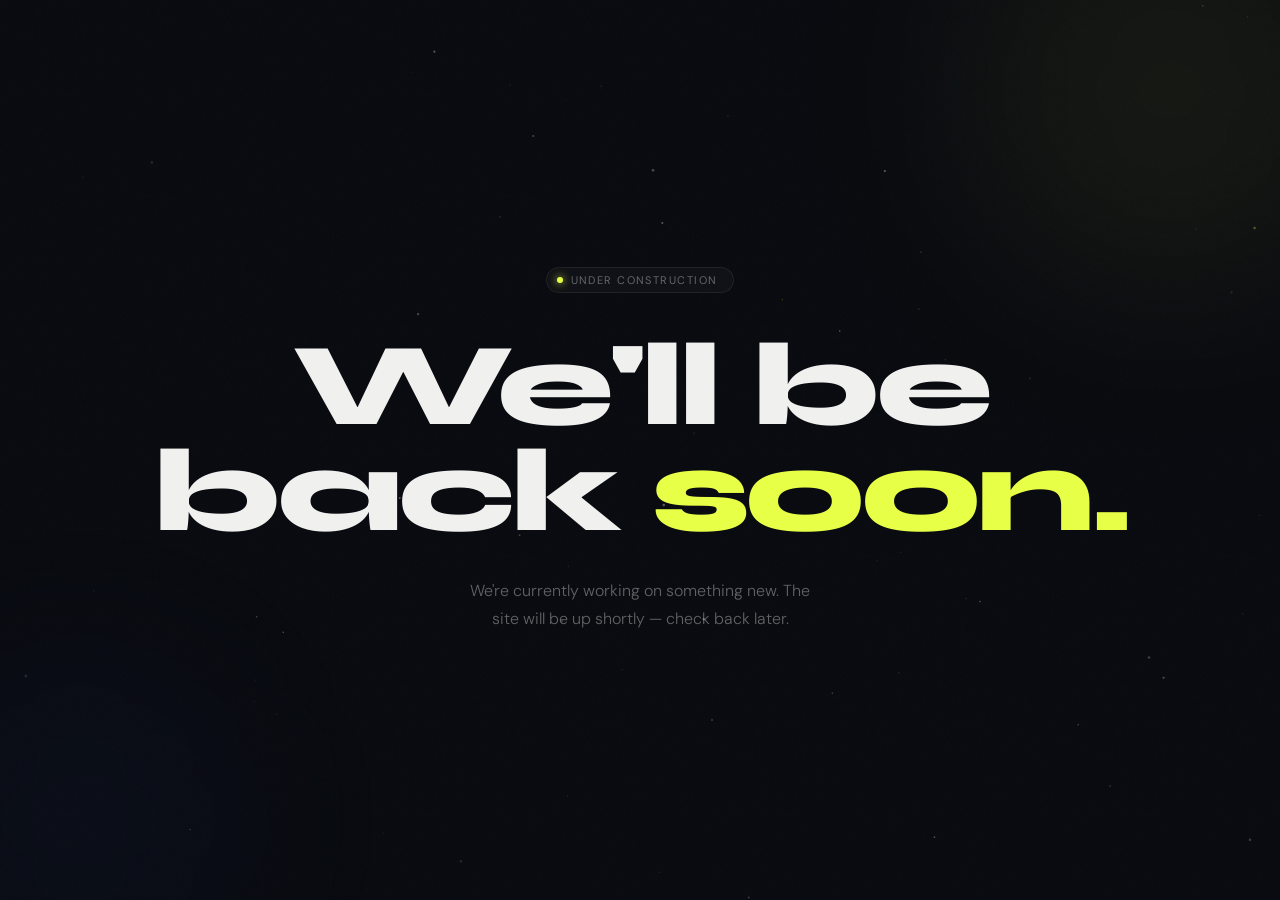
<file: index.html>
<!DOCTYPE html>
<html lang="en">
<head>
<meta charset="UTF-8">
<meta name="viewport" content="width=device-width, initial-scale=1.0">
<title>Coming Soon</title>
<link rel="preconnect" href="https://fonts.googleapis.com">
<link href="https://fonts.googleapis.com/css2?family=Syne:wght@400;700;800&family=DM+Sans:wght@300;400&display=swap" rel="stylesheet">
<style>
  *, *::before, *::after { margin: 0; padding: 0; box-sizing: border-box; }

  :root {
    --bg: #080a0f;
    --border: rgba(255,255,255,0.07);
    --accent: #e8ff47;
    --text: #f0f0ef;
    --muted: rgba(240,240,239,0.38);
  }

  html, body {
    width: 100%; height: 100%;
    background: var(--bg);
    color: var(--text);
    font-family: 'DM Sans', sans-serif;
    overflow: hidden;
  }

  canvas {
    position: fixed;
    inset: 0;
    pointer-events: none;
    z-index: 0;
  }

  .noise {
    position: fixed;
    inset: 0;
    z-index: 1;
    pointer-events: none;
    opacity: 0.025;
    background-image: url("data:image/svg+xml,%3Csvg viewBox='0 0 256 256' xmlns='http://www.w3.org/2000/svg'%3E%3Cfilter id='n'%3E%3CfeTurbulence type='fractalNoise' baseFrequency='0.9' numOctaves='4' stitchTiles='stitch'/%3E%3C/filter%3E%3Crect width='100%25' height='100%25' filter='url(%23n)'/%3E%3C/svg%3E");
    background-size: 180px;
  }

  .glow-blob {
    position: fixed;
    border-radius: 50%;
    filter: blur(90px);
    pointer-events: none;
    z-index: 2;
  }
  .blob1 { width: 420px; height: 420px; background: rgba(232,255,71,0.055); top: -120px; right: -100px; }
  .blob2 { width: 320px; height: 320px; background: rgba(80,120,255,0.045); bottom: -80px; left: -80px; }

  .wrap {
    position: relative;
    z-index: 10;
    width: 100%; height: 100%;
    display: flex;
    flex-direction: column;
    align-items: center;
    justify-content: center;
    padding: 40px 24px;
  }

  .badge {
    display: inline-flex;
    align-items: center;
    gap: 8px;
    border: 1px solid var(--border);
    background: rgba(255,255,255,0.03);
    border-radius: 100px;
    padding: 5px 16px 5px 10px;
    font-size: 11px;
    letter-spacing: 0.13em;
    text-transform: uppercase;
    color: var(--muted);
    margin-bottom: 40px;
    backdrop-filter: blur(8px);
    opacity: 0;
    animation: fadeUp 0.8s 0.2s ease forwards;
  }

  .dot {
    width: 6px; height: 6px;
    border-radius: 50%;
    background: var(--accent);
    box-shadow: 0 0 8px var(--accent);
    animation: pulse 2s ease-in-out infinite;
  }

  @keyframes pulse {
    0%,100% { opacity: 1; transform: scale(1); }
    50% { opacity: 0.4; transform: scale(0.65); }
  }

  h1 {
    font-family: 'Syne', sans-serif;
    font-weight: 800;
    font-size: clamp(56px, 10vw, 118px);
    line-height: 0.9;
    letter-spacing: -0.035em;
    text-align: center;
    opacity: 0;
    animation: fadeUp 0.9s 0.4s ease forwards;
  }

  h1 span {
    color: var(--accent);
  }

  .sub {
    margin-top: 32px;
    font-size: clamp(14px, 1.8vw, 16px);
    font-weight: 300;
    color: var(--muted);
    text-align: center;
    max-width: 360px;
    line-height: 1.75;
    opacity: 0;
    animation: fadeUp 0.9s 0.6s ease forwards;
  }

  @keyframes fadeUp {
    from { opacity: 0; transform: translateY(20px); }
    to   { opacity: 1; transform: translateY(0); }
  }
</style>
</head>
<body>

<canvas id="c"></canvas>
<div class="noise"></div>
<div class="glow-blob blob1"></div>
<div class="glow-blob blob2"></div>

<div class="wrap">
  <div class="badge"><span class="dot"></span>Under construction</div>
  <h1>We'll be<br>back <span>soon.</span></h1>
  <p class="sub">We're currently working on something new. The site will be up shortly — check back later.</p>
</div>

<script>
const canvas = document.getElementById('c');
const ctx = canvas.getContext('2d');
let W, H, particles = [];

function resize() {
  W = canvas.width = window.innerWidth;
  H = canvas.height = window.innerHeight;
}
resize();
window.addEventListener('resize', resize);

class Particle {
  constructor() { this.reset(); }
  reset() {
    this.x = Math.random() * W;
    this.y = Math.random() * H;
    this.size = Math.random() * 1.1 + 0.2;
    this.speedX = (Math.random() - 0.5) * 0.22;
    this.speedY = (Math.random() - 0.5) * 0.22;
    this.alpha = Math.random() * 0.3 + 0.05;
    this.color = Math.random() > 0.85 ? '#e8ff47' : '#ffffff';
  }
  update() {
    this.x += this.speedX;
    this.y += this.speedY;
    if (this.x < 0 || this.x > W || this.y < 0 || this.y > H) this.reset();
  }
  draw() {
    ctx.globalAlpha = this.alpha;
    ctx.fillStyle = this.color;
    ctx.beginPath();
    ctx.arc(this.x, this.y, this.size, 0, Math.PI * 2);
    ctx.fill();
  }
}

for (let i = 0; i < 80; i++) particles.push(new Particle());

function loop() {
  ctx.clearRect(0, 0, W, H);
  particles.forEach(p => { p.update(); p.draw(); });
  ctx.globalAlpha = 1;
  requestAnimationFrame(loop);
}
loop();
</script>
</body>
</html>
</file>
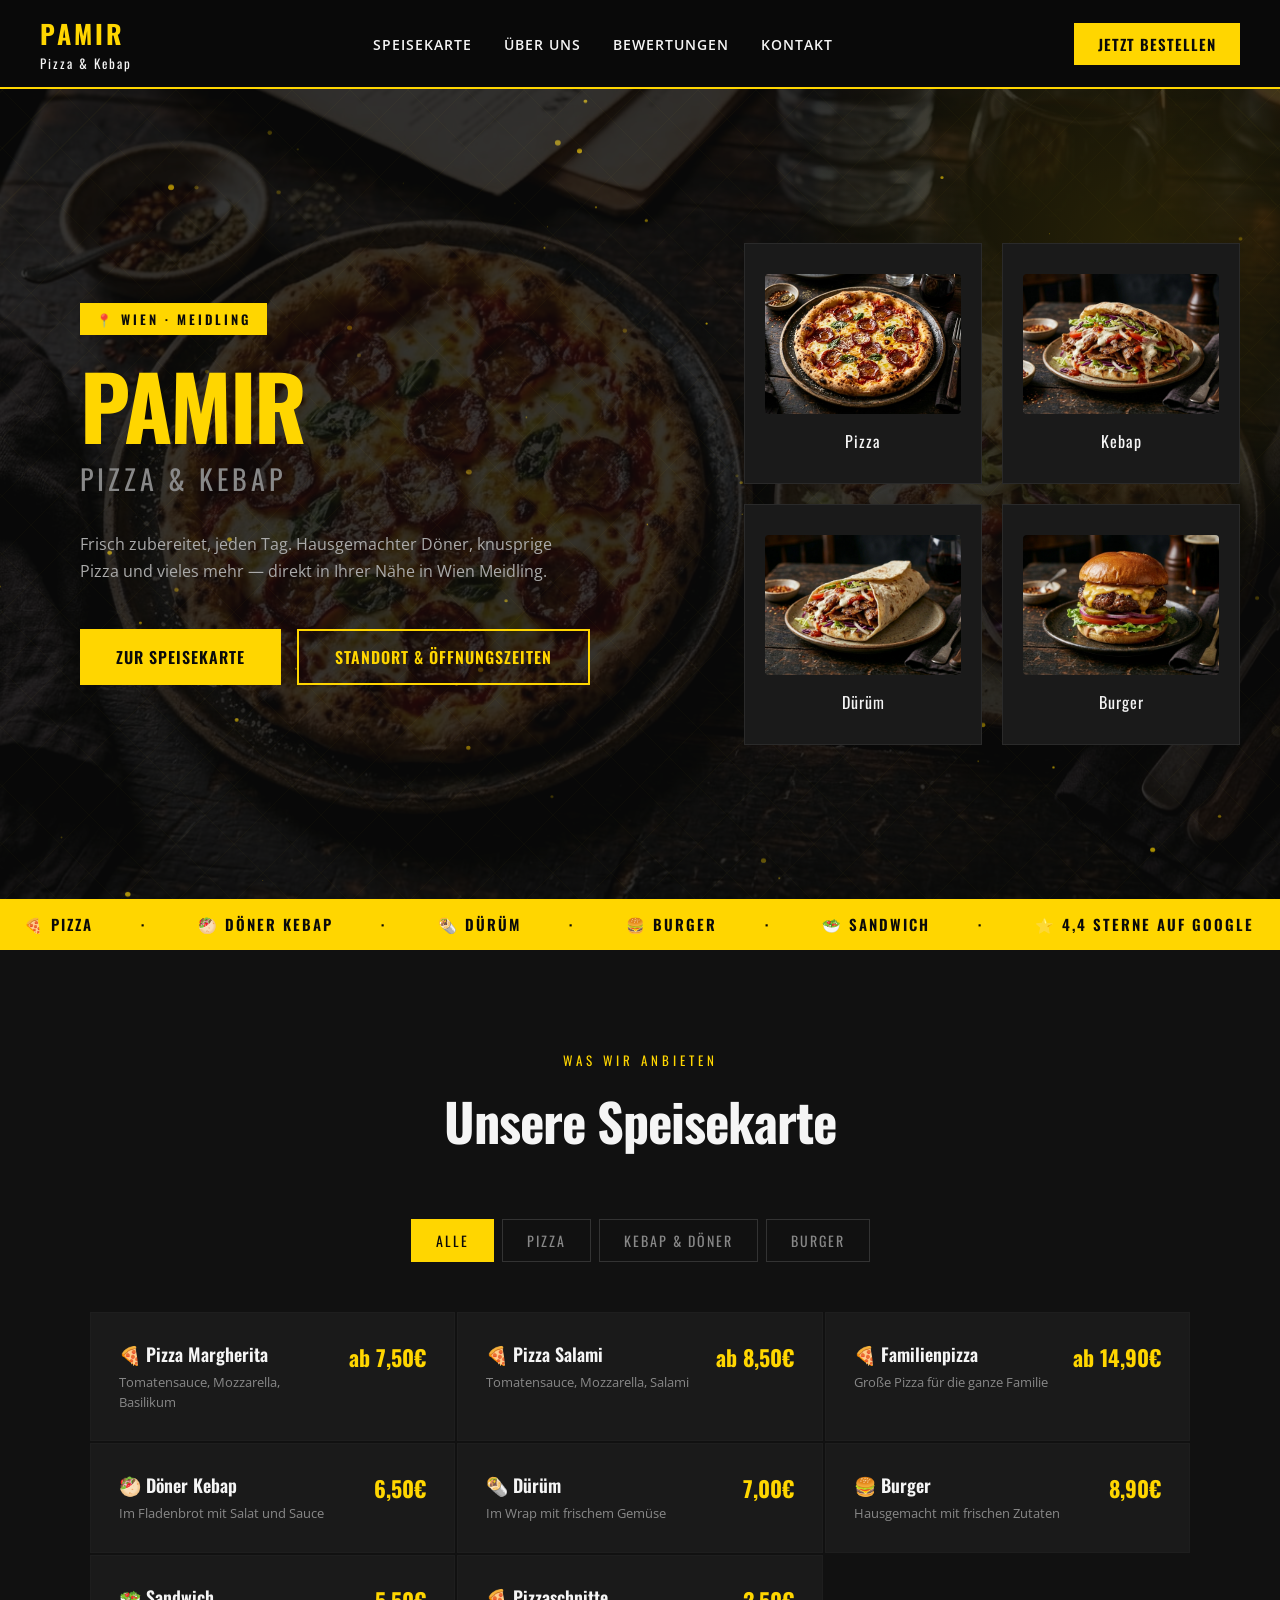
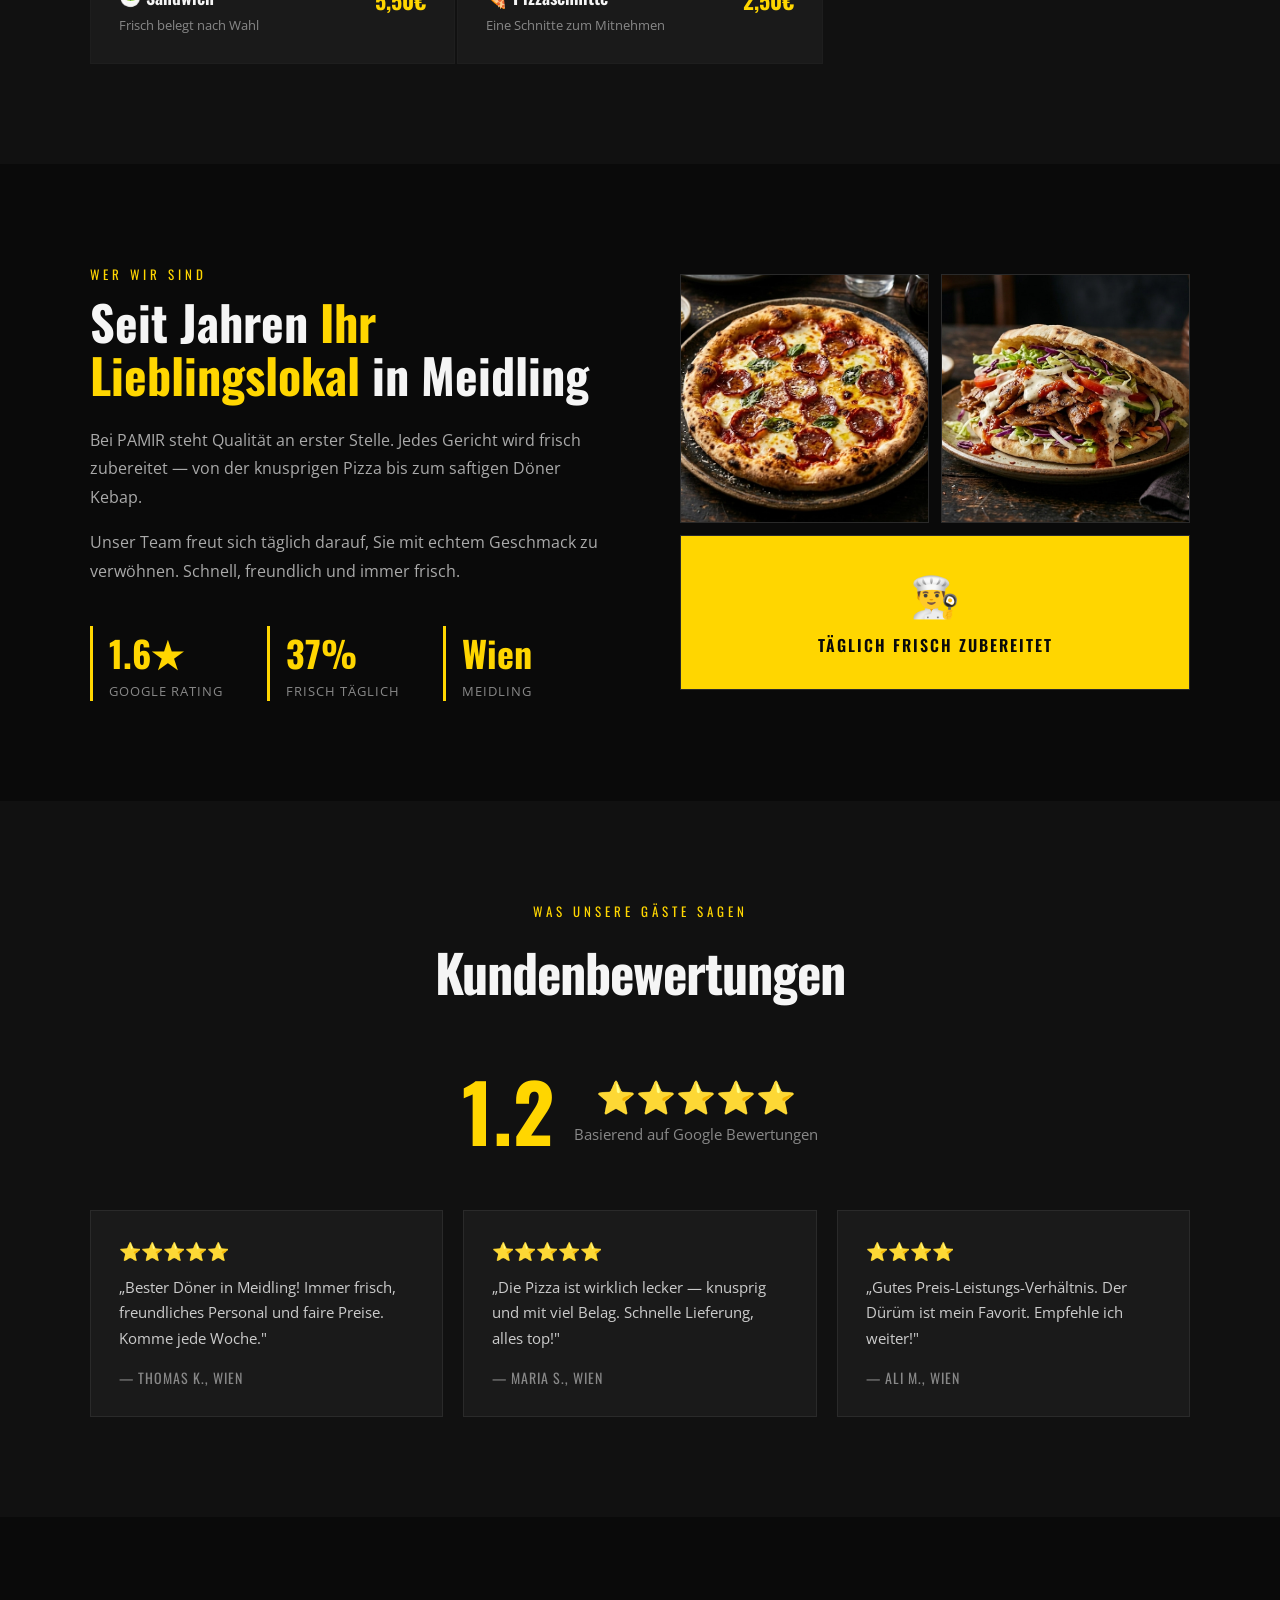
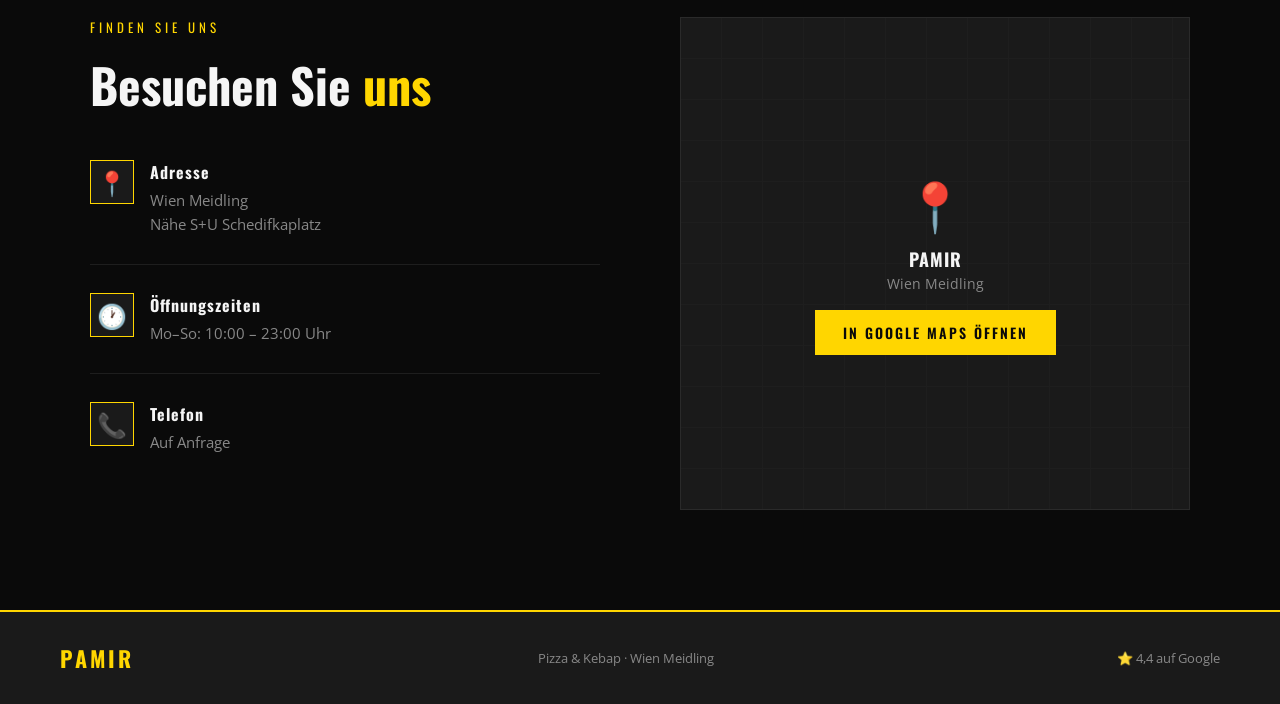
<file: index_old.html>
<!DOCTYPE html>
<html lang="de">
<head>
    <meta charset="UTF-8">
    <meta name="viewport" content="width=device-width, initial-scale=1.0">
    <title>PAMIR — Pizza & Kebap Wien</title>
    <meta property="og:title" content="PAMIR — Pizza & Kebap Wien">
    <meta property="og:description" content="Frisch zubereitet, jeden Tag. Pizza, Döner, Dürüm & Burger in Wien Meidling.">
    <meta property="og:image" content="https://NSM1276.github.io/pamir-website/hero.jpg">
    <meta property="og:url" content="https://NSM1276.github.io/pamir-website/">
    <meta property="og:type" content="website">
    <link href="https://fonts.googleapis.com/css2?family=Oswald:wght@400;600;700&family=Open+Sans:wght@300;400;600&display=swap" rel="stylesheet">
    <link rel="stylesheet" href="style.css">
</head>
<body>

<!-- NAV -->
<nav>
    <div class="nav-logo">PAMIR <span>Pizza & Kebap</span></div>
    <ul class="nav-links">
        <li><a href="#speisekarte">Speisekarte</a></li>
        <li><a href="#ueber-uns">Über uns</a></li>
        <li><a href="#bewertungen">Bewertungen</a></li>
        <li><a href="#kontakt">Kontakt</a></li>
    </ul>
    <a href="tel:+43" class="nav-order">Jetzt bestellen</a>
</nav>

<!-- HERO -->
<section id="hero">
    <canvas id="particles"></canvas>
    <div class="hero-bg-pattern"></div>
    <div class="hero-bg-img" style="position:absolute;inset:0;background:url('hero.jpg') center/cover no-repeat;opacity:0.18;z-index:0;"></div>
    <div class="hero-glow"></div>
    <div class="hero-content">
        <div class="hero-tag">📍 Wien · Meidling</div>
        <h1><span class="yellow">PAMIR</span></h1>
        <p class="hero-sub-title">Pizza & Kebap</p>
        <p class="hero-desc">Frisch zubereitet, jeden Tag. Hausgemachter Döner, knusprige Pizza und vieles mehr — direkt in Ihrer Nähe in Wien Meidling.</p>
        <div class="hero-btns">
            <a href="#speisekarte" class="btn-primary">Zur Speisekarte</a>
            <a href="#kontakt" class="btn-outline">Standort & Öffnungszeiten</a>
        </div>
    </div>
    <div class="hero-right">
        <div class="hero-emoji-stack">
            <div class="hero-food-card">
                <img src="pizza.webp" alt="Pizza" style="width:100%;height:140px;object-fit:cover;border-radius:4px;margin-bottom:10px;">
                <p>Pizza</p>
            </div>
            <div class="hero-food-card">
                <img src="doner.jpg" alt="Döner" style="width:100%;height:140px;object-fit:cover;border-radius:4px;margin-bottom:10px;">
                <p>Kebap</p>
            </div>
            <div class="hero-food-card">
                <img src="durum.webp" alt="Dürüm" style="width:100%;height:140px;object-fit:cover;border-radius:4px;margin-bottom:10px;">
                <p>Dürüm</p>
            </div>
            <div class="hero-food-card">
                <img src="burger.webp" alt="Burger" style="width:100%;height:140px;object-fit:cover;border-radius:4px;margin-bottom:10px;">
                <p>Burger</p>
            </div>
        </div>
    </div>
</section>

<!-- BANNER -->
<div class="banner">
    <div class="banner-track">
        <span>🍕 Pizza</span><span>·</span>
        <span>🥙 Döner Kebap</span><span>·</span>
        <span>🌯 Dürüm</span><span>·</span>
        <span>🍔 Burger</span><span>·</span>
        <span>🥗 Sandwich</span><span>·</span>
        <span>⭐ 4,4 Sterne auf Google</span><span>·</span>
        <span>📍 Wien Meidling</span><span>·</span>
        <span>🍕 Pizza</span><span>·</span>
        <span>🥙 Döner Kebap</span><span>·</span>
        <span>🌯 Dürüm</span><span>·</span>
        <span>🍔 Burger</span><span>·</span>
        <span>🥗 Sandwich</span><span>·</span>
        <span>⭐ 4,4 Sterne auf Google</span><span>·</span>
        <span>📍 Wien Meidling</span><span>·</span>
    </div>
</div>

<!-- SPEISEKARTE -->
<section id="speisekarte">
    <div class="section-header">
        <span class="section-label">Was wir anbieten</span>
        <h2>Unsere Speisekarte</h2>
    </div>
    <div class="menu-tabs">
        <button class="menu-tab active">Alle</button>
        <button class="menu-tab">Pizza</button>
        <button class="menu-tab">Kebap & Döner</button>
        <button class="menu-tab">Burger</button>
    </div>
    <div class="menu-grid">
        <div class="menu-item">
            <div>
                <div class="menu-item-name">🍕 Pizza Margherita</div>
                <div class="menu-item-desc">Tomatensauce, Mozzarella, Basilikum</div>
            </div>
            <div class="menu-item-price">ab 7,50€</div>
        </div>
        <div class="menu-item">
            <div>
                <div class="menu-item-name">🍕 Pizza Salami</div>
                <div class="menu-item-desc">Tomatensauce, Mozzarella, Salami</div>
            </div>
            <div class="menu-item-price">ab 8,50€</div>
        </div>
        <div class="menu-item">
            <div>
                <div class="menu-item-name">🍕 Familienpizza</div>
                <div class="menu-item-desc">Große Pizza für die ganze Familie</div>
            </div>
            <div class="menu-item-price">ab 14,90€</div>
        </div>
        <div class="menu-item">
            <div>
                <div class="menu-item-name">🥙 Döner Kebap</div>
                <div class="menu-item-desc">Im Fladenbrot mit Salat und Sauce</div>
            </div>
            <div class="menu-item-price">6,50€</div>
        </div>
        <div class="menu-item">
            <div>
                <div class="menu-item-name">🌯 Dürüm</div>
                <div class="menu-item-desc">Im Wrap mit frischem Gemüse</div>
            </div>
            <div class="menu-item-price">7,00€</div>
        </div>
        <div class="menu-item">
            <div>
                <div class="menu-item-name">🍔 Burger</div>
                <div class="menu-item-desc">Hausgemacht mit frischen Zutaten</div>
            </div>
            <div class="menu-item-price">8,90€</div>
        </div>
        <div class="menu-item">
            <div>
                <div class="menu-item-name">🥗 Sandwich</div>
                <div class="menu-item-desc">Frisch belegt nach Wahl</div>
            </div>
            <div class="menu-item-price">5,50€</div>
        </div>
        <div class="menu-item">
            <div>
                <div class="menu-item-name">🍕 Pizzaschnitte</div>
                <div class="menu-item-desc">Eine Schnitte zum Mitnehmen</div>
            </div>
            <div class="menu-item-price">2,50€</div>
        </div>
    </div>
</section>

<!-- ÜBER UNS -->
<section id="ueber-uns">
    <div class="ueber-grid">
        <div class="ueber-text">
            <span class="section-label">Wer wir sind</span>
            <h2>Seit Jahren <span>Ihr Lieblingslokal</span> in Meidling</h2>
            <p>Bei PAMIR steht Qualität an erster Stelle. Jedes Gericht wird frisch zubereitet — von der knusprigen Pizza bis zum saftigen Döner Kebap.</p>
            <p>Unser Team freut sich täglich darauf, Sie mit echtem Geschmack zu verwöhnen. Schnell, freundlich und immer frisch.</p>
            <div class="ueber-stats">
                <div class="ueber-stat">
                    <strong>4,4★</strong>
                    <span>Google Rating</span>
                </div>
                <div class="ueber-stat">
                    <strong>100%</strong>
                    <span>Frisch täglich</span>
                </div>
                <div class="ueber-stat">
                    <strong>Wien</strong>
                    <span>Meidling</span>
                </div>
            </div>
        </div>
        <div class="ueber-visual">
            <div class="visual-box" style="padding:0;overflow:hidden;">
                <img src="pizza.webp" alt="Pizza" style="width:100%;height:100%;object-fit:cover;">
            </div>
            <div class="visual-box" style="padding:0;overflow:hidden;">
                <img src="doner.jpg" alt="Döner" style="width:100%;height:100%;object-fit:cover;">
            </div>
            <div class="visual-box featured">
                <span class="em">👨‍🍳</span>
                <p>Täglich frisch zubereitet</p>
            </div>
        </div>
    </div>
</section>

<!-- BEWERTUNGEN -->
<section id="bewertungen">
    <div class="section-header">
        <span class="section-label">Was unsere Gäste sagen</span>
        <h2>Kundenbewertungen</h2>
    </div>
    <div class="rating-hero">
        <div class="rating-number">4,4</div>
        <div>
            <div class="rating-stars">⭐⭐⭐⭐⭐</div>
            <div class="rating-count">Basierend auf Google Bewertungen</div>
        </div>
    </div>
    <div class="reviews-grid">
        <div class="review-card">
            <div class="review-stars">⭐⭐⭐⭐⭐</div>
            <p class="review-text">„Bester Döner in Meidling! Immer frisch, freundliches Personal und faire Preise. Komme jede Woche."</p>
            <div class="review-author">— Thomas K., Wien</div>
        </div>
        <div class="review-card">
            <div class="review-stars">⭐⭐⭐⭐⭐</div>
            <p class="review-text">„Die Pizza ist wirklich lecker — knusprig und mit viel Belag. Schnelle Lieferung, alles top!"</p>
            <div class="review-author">— Maria S., Wien</div>
        </div>
        <div class="review-card">
            <div class="review-stars">⭐⭐⭐⭐</div>
            <p class="review-text">„Gutes Preis-Leistungs-Verhältnis. Der Dürüm ist mein Favorit. Empfehle ich weiter!"</p>
            <div class="review-author">— Ali M., Wien</div>
        </div>
    </div>
</section>

<!-- KONTAKT -->
<section id="kontakt">
    <div class="kontakt-grid">
        <div class="kontakt-info">
            <span class="section-label">Finden Sie uns</span>
            <h2>Besuchen Sie <span>uns</span></h2>
            <ul class="info-list">
                <li>
                    <div class="info-icon">📍</div>
                    <div class="info-text">
                        <strong>Adresse</strong>
                        <span>Wien Meidling<br>Nähe S+U Schedifkaplatz</span>
                    </div>
                </li>
                <li>
                    <div class="info-icon">🕐</div>
                    <div class="info-text">
                        <strong>Öffnungszeiten</strong>
                        <span>Mo–So: 10:00 – 23:00 Uhr</span>
                    </div>
                </li>
                <li>
                    <div class="info-icon">📞</div>
                    <div class="info-text">
                        <strong>Telefon</strong>
                        <span>Auf Anfrage</span>
                    </div>
                </li>
            </ul>
        </div>
        <div class="map-placeholder">
            <div class="map-pin">
                <span class="pin-emoji">📍</span>
                <strong>PAMIR</strong>
                <span>Wien Meidling</span>
            </div>
            <a href="https://maps.google.com/?q=Pamir+Wien+Meidling" class="map-btn" target="_blank">
                In Google Maps öffnen
            </a>
        </div>
    </div>
</section>

<!-- FOOTER -->
<footer>
    <div class="footer-logo">PAMIR</div>
    <p>Pizza & Kebap · Wien Meidling</p>
    <p>⭐ 4,4 auf Google</p>
</footer>

<script>
// ЧАСТИЦЫ
const canvas = document.getElementById('particles');
const ctx = canvas.getContext('2d');

function resizeCanvas() {
    canvas.width = window.innerWidth;
    canvas.height = window.innerHeight;
}
resizeCanvas();
window.addEventListener('resize', resizeCanvas);

const particles = [];
for (let i = 0; i < 70; i++) {
    particles.push({
        x: Math.random() * canvas.width,
        y: Math.random() * canvas.height,
        r: Math.random() * 2.5 + 0.5,
        dx: (Math.random() - 0.5) * 0.8,
        dy: (Math.random() - 0.5) * 0.8,
        alpha: Math.random() * 0.6 + 0.2
    });
}

function drawParticles() {
    ctx.clearRect(0, 0, canvas.width, canvas.height);
    particles.forEach(p => {
        ctx.beginPath();
        ctx.arc(p.x, p.y, p.r, 0, Math.PI * 2);
        ctx.fillStyle = `rgba(255, 214, 0, ${p.alpha})`;
        ctx.fill();
        p.x += p.dx;
        p.y += p.dy;
        if (p.x < 0 || p.x > canvas.width) p.dx *= -1;
        if (p.y < 0 || p.y > canvas.height) p.dy *= -1;
    });
    requestAnimationFrame(drawParticles);
}
drawParticles();

// ПЛАВНОЕ ПОЯВЛЕНИЕ СЕКЦИЙ
const fadeEls = document.querySelectorAll('.menu-item, .review-card, .ueber-stat, .info-list li, .hero-food-card, .section-header');
fadeEls.forEach(el => {
    el.style.opacity = '0';
    el.style.transform = 'translateY(30px)';
    el.style.transition = 'opacity 0.6s ease, transform 0.6s ease';
});

const scrollObserver = new IntersectionObserver((entries) => {
    entries.forEach((entry, i) => {
        if (entry.isIntersecting) {
            setTimeout(() => {
                entry.target.style.opacity = '1';
                entry.target.style.transform = 'translateY(0)';
            }, i * 80);
            scrollObserver.unobserve(entry.target);
        }
    });
}, { threshold: 0.1 });

fadeEls.forEach(el => scrollObserver.observe(el));

// АНИМАЦИЯ ЦИФР
function animateNumber(el, target, suffix = '') {
    let current = 0;
    const step = target / 60;
    const interval = setInterval(() => {
        current += step;
        if (current >= target) {
            current = target;
            clearInterval(interval);
        }
        el.textContent = Number.isInteger(target) ? Math.ceil(current) + suffix : current.toFixed(1) + suffix;
    }, 25);
}

const counterObserver = new IntersectionObserver((entries) => {
    entries.forEach(entry => {
        if (entry.isIntersecting) {
            const el = entry.target;
            const target = parseFloat(el.getAttribute('data-target'));
            const suffix = el.getAttribute('data-suffix') || '';
            animateNumber(el, target, suffix);
            counterObserver.unobserve(el);
        }
    });
}, { threshold: 0.5 });

// Добавляем data-target на цифры
document.querySelectorAll('.rating-number').forEach(el => {
    el.setAttribute('data-target', '4.4');
    el.setAttribute('data-suffix', '');
    el.textContent = '0';
    counterObserver.observe(el);
});

document.querySelectorAll('.ueber-stat strong').forEach(el => {
    const text = el.textContent.trim();
    if (text === '4,4★') {
        el.setAttribute('data-target', '4.4');
        el.setAttribute('data-suffix', '★');
        el.textContent = '0★';
        counterObserver.observe(el);
    } else if (text === '100%') {
        el.setAttribute('data-target', '100');
        el.setAttribute('data-suffix', '%');
        el.textContent = '0%';
        counterObserver.observe(el);
    }
});
</script>

</body>
</html>
</file>
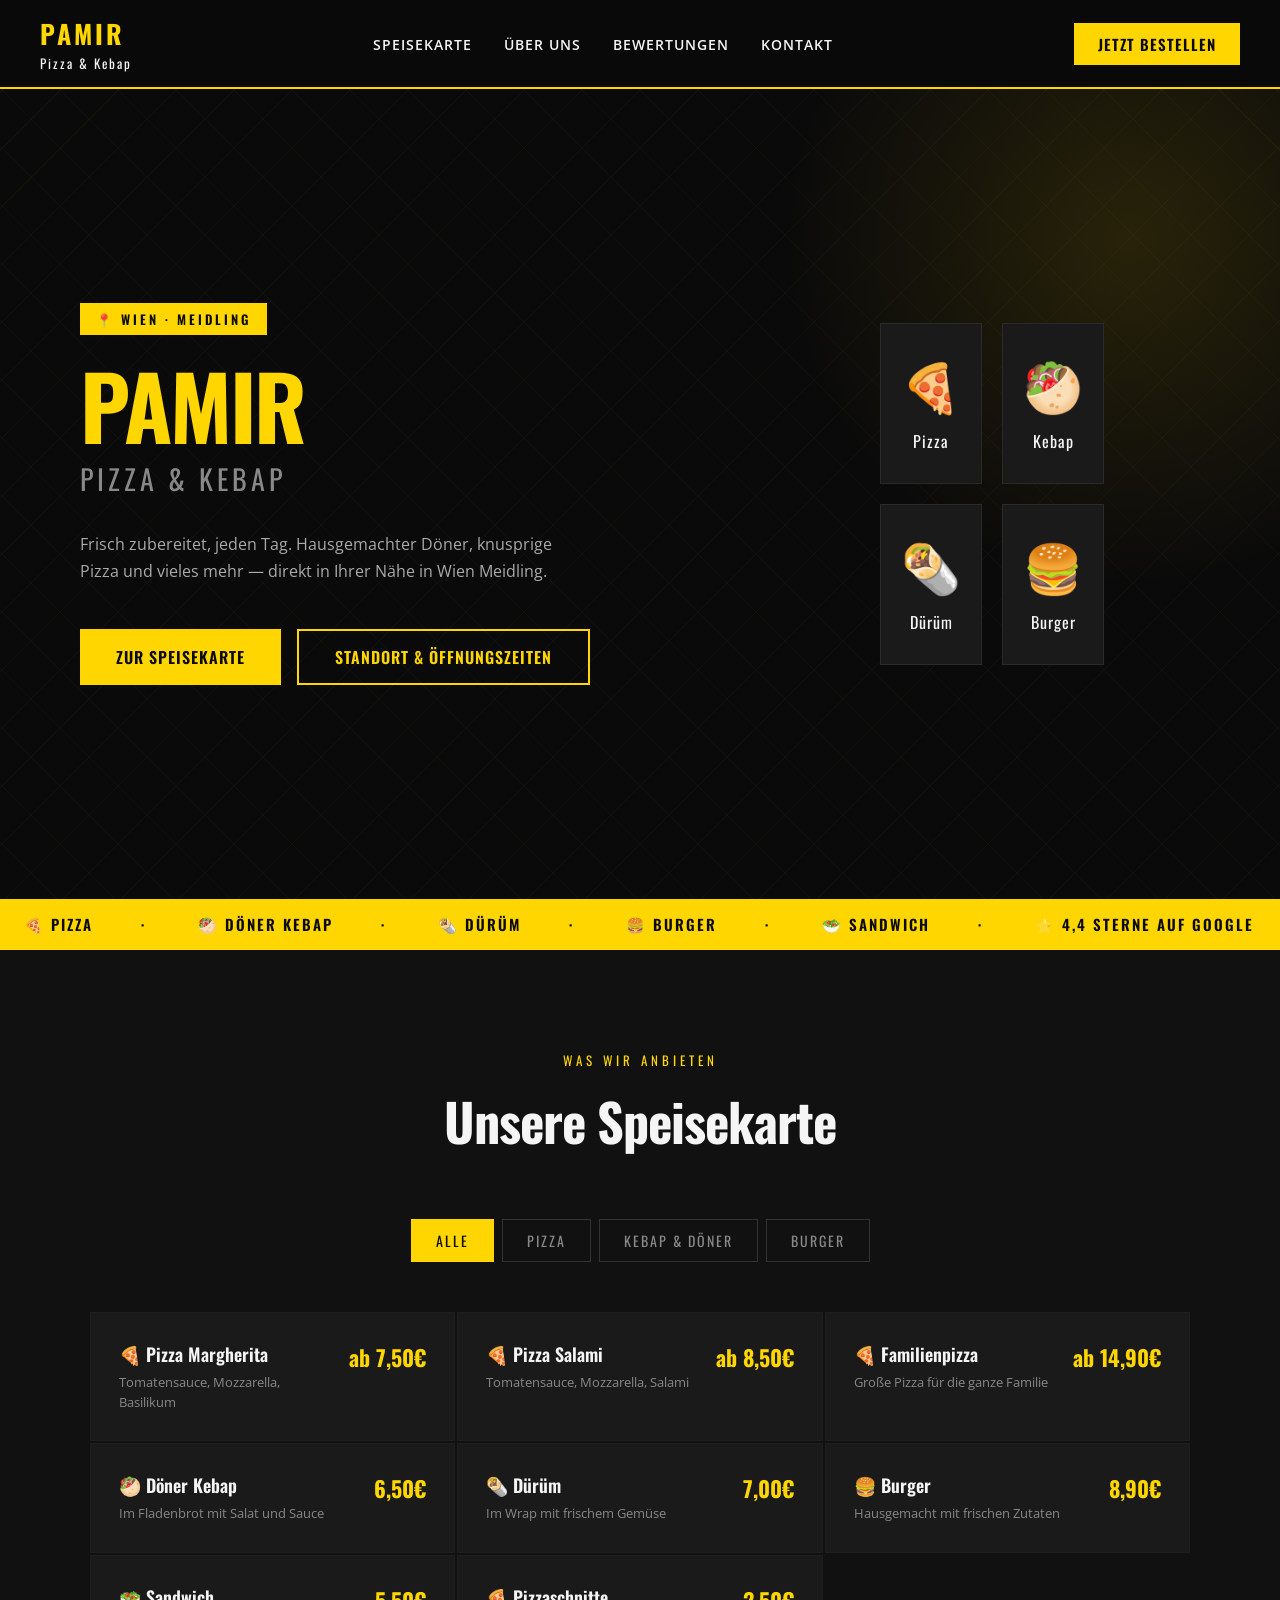
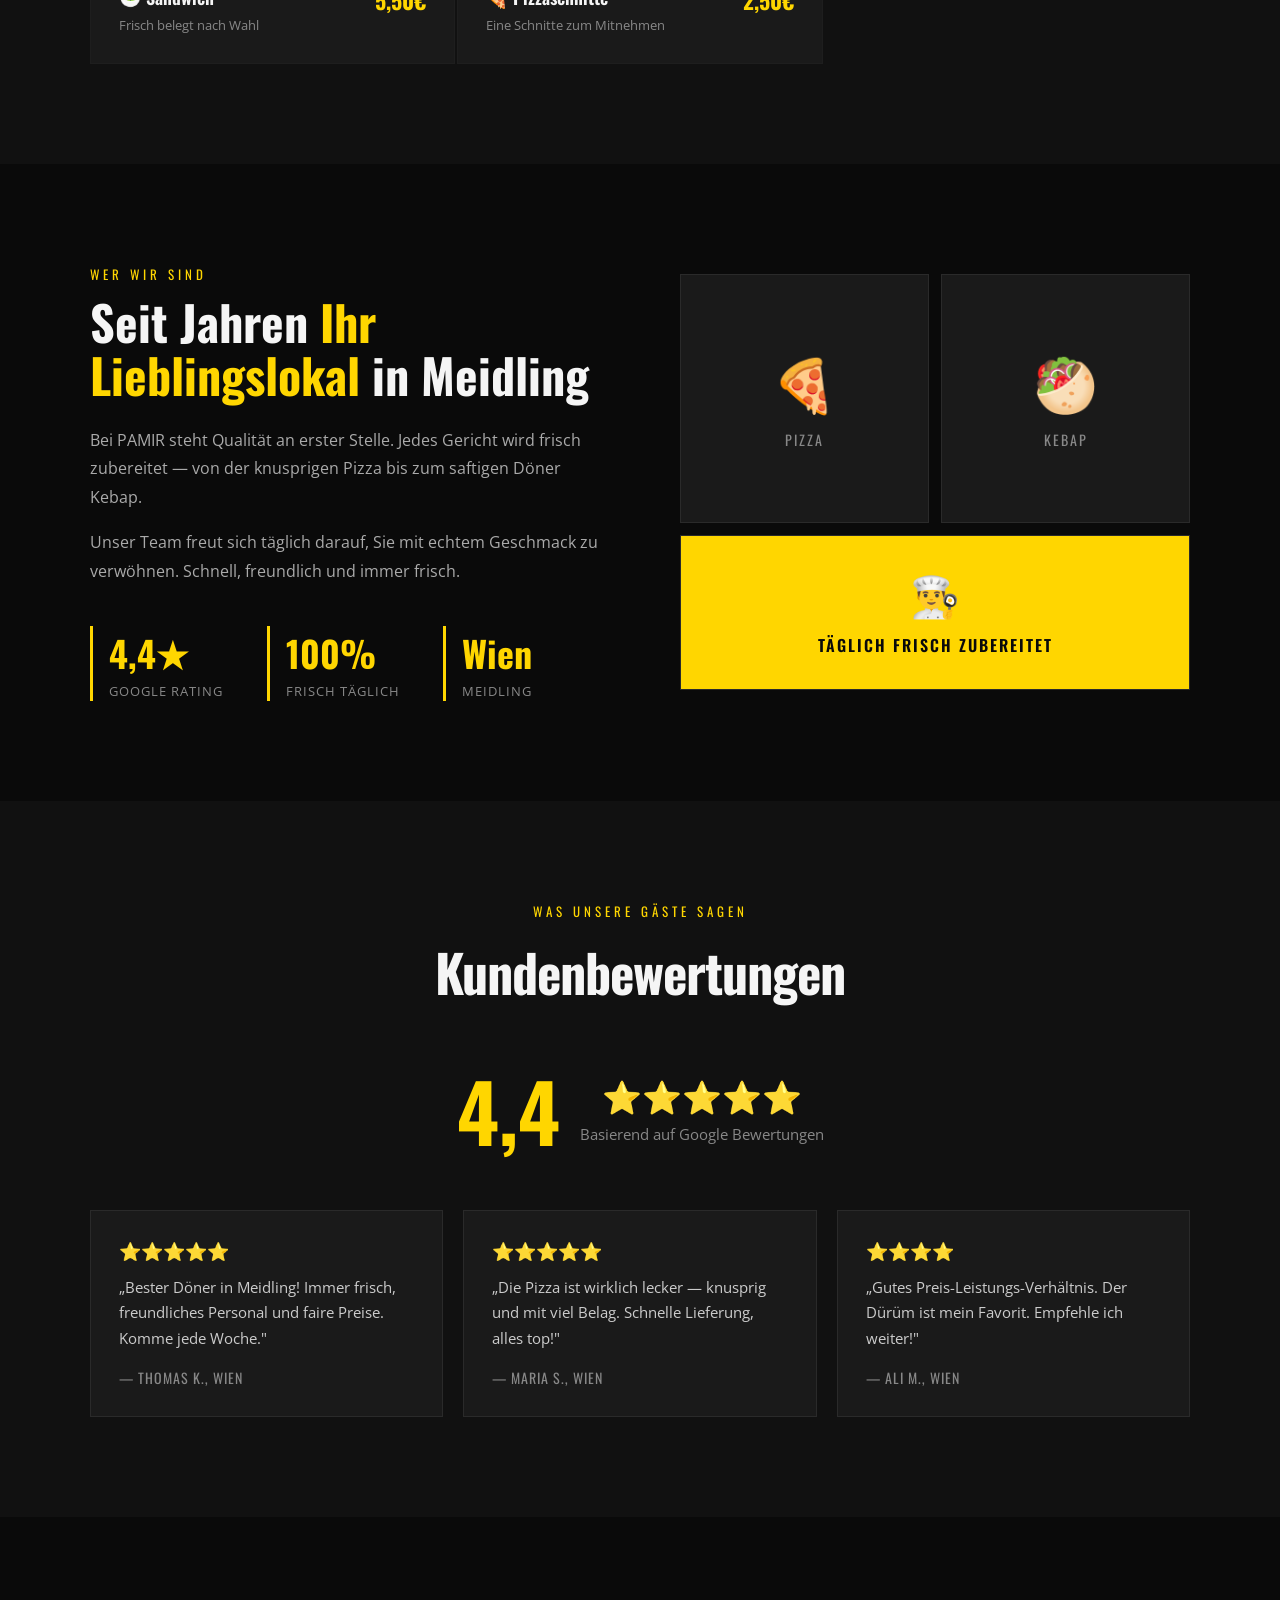
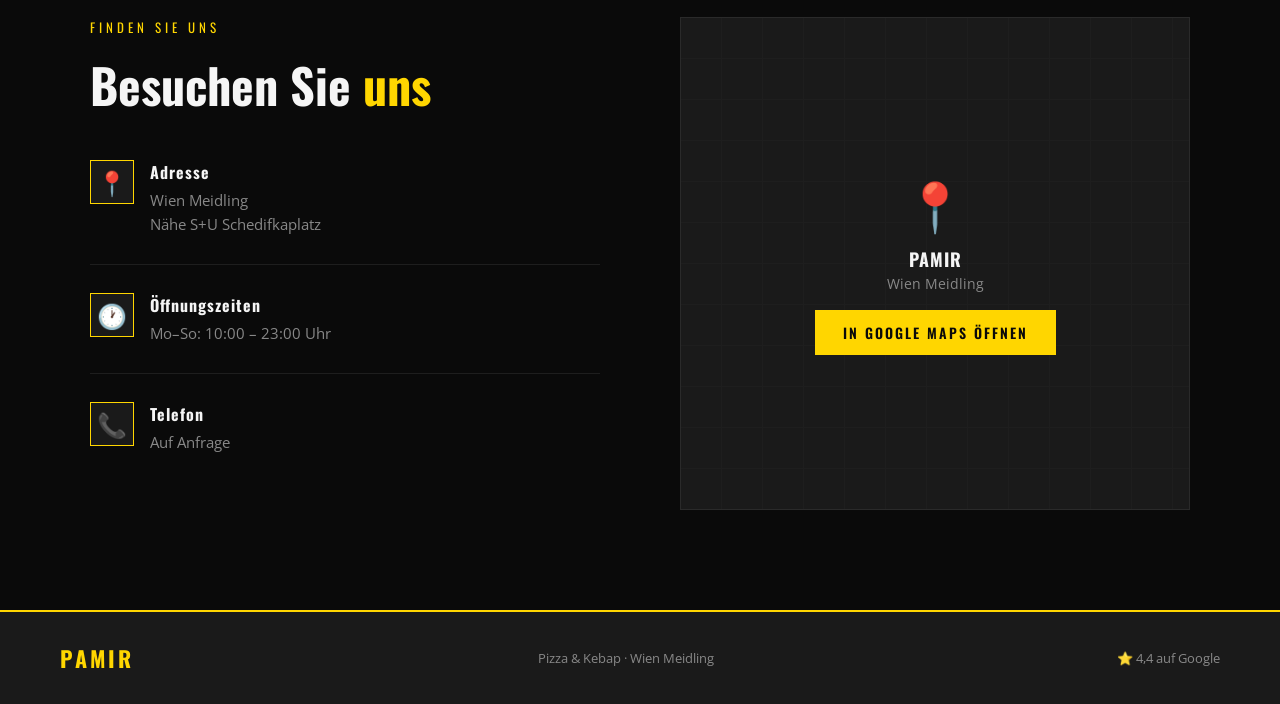
<file: pamir_index.html>
<!DOCTYPE html>
<html lang="de">
<head>
    <meta charset="UTF-8">
    <meta name="viewport" content="width=device-width, initial-scale=1.0">
    <title>PAMIR — Pizza & Kebap Wien</title>
    <link href="https://fonts.googleapis.com/css2?family=Oswald:wght@400;600;700&family=Open+Sans:wght@300;400;600&display=swap" rel="stylesheet">
    <link rel="stylesheet" href="style.css">
</head>
<body>

<!-- NAV -->
<nav>
    <div class="nav-logo">PAMIR <span>Pizza & Kebap</span></div>
    <ul class="nav-links">
        <li><a href="#speisekarte">Speisekarte</a></li>
        <li><a href="#ueber-uns">Über uns</a></li>
        <li><a href="#bewertungen">Bewertungen</a></li>
        <li><a href="#kontakt">Kontakt</a></li>
    </ul>
    <a href="tel:+43" class="nav-order">Jetzt bestellen</a>
</nav>

<!-- HERO -->
<section id="hero">
    <div class="hero-bg-pattern"></div>
    <div class="hero-glow"></div>
    <div class="hero-content">
        <div class="hero-tag">📍 Wien · Meidling</div>
        <h1><span class="yellow">PAMIR</span></h1>
        <p class="hero-sub-title">Pizza & Kebap</p>
        <p class="hero-desc">Frisch zubereitet, jeden Tag. Hausgemachter Döner, knusprige Pizza und vieles mehr — direkt in Ihrer Nähe in Wien Meidling.</p>
        <div class="hero-btns">
            <a href="#speisekarte" class="btn-primary">Zur Speisekarte</a>
            <a href="#kontakt" class="btn-outline">Standort & Öffnungszeiten</a>
        </div>
    </div>
    <div class="hero-right">
        <div class="hero-emoji-stack">
            <div class="hero-food-card">
                <span class="emoji">🍕</span>
                <p>Pizza</p>
            </div>
            <div class="hero-food-card">
                <span class="emoji">🥙</span>
                <p>Kebap</p>
            </div>
            <div class="hero-food-card">
                <span class="emoji">🌯</span>
                <p>Dürüm</p>
            </div>
            <div class="hero-food-card">
                <span class="emoji">🍔</span>
                <p>Burger</p>
            </div>
        </div>
    </div>
</section>

<!-- BANNER -->
<div class="banner">
    <div class="banner-track">
        <span>🍕 Pizza</span><span>·</span>
        <span>🥙 Döner Kebap</span><span>·</span>
        <span>🌯 Dürüm</span><span>·</span>
        <span>🍔 Burger</span><span>·</span>
        <span>🥗 Sandwich</span><span>·</span>
        <span>⭐ 4,4 Sterne auf Google</span><span>·</span>
        <span>📍 Wien Meidling</span><span>·</span>
        <span>🍕 Pizza</span><span>·</span>
        <span>🥙 Döner Kebap</span><span>·</span>
        <span>🌯 Dürüm</span><span>·</span>
        <span>🍔 Burger</span><span>·</span>
        <span>🥗 Sandwich</span><span>·</span>
        <span>⭐ 4,4 Sterne auf Google</span><span>·</span>
        <span>📍 Wien Meidling</span><span>·</span>
    </div>
</div>

<!-- SPEISEKARTE -->
<section id="speisekarte">
    <div class="section-header">
        <span class="section-label">Was wir anbieten</span>
        <h2>Unsere Speisekarte</h2>
    </div>
    <div class="menu-tabs">
        <button class="menu-tab active">Alle</button>
        <button class="menu-tab">Pizza</button>
        <button class="menu-tab">Kebap & Döner</button>
        <button class="menu-tab">Burger</button>
    </div>
    <div class="menu-grid">
        <div class="menu-item">
            <div>
                <div class="menu-item-name">🍕 Pizza Margherita</div>
                <div class="menu-item-desc">Tomatensauce, Mozzarella, Basilikum</div>
            </div>
            <div class="menu-item-price">ab 7,50€</div>
        </div>
        <div class="menu-item">
            <div>
                <div class="menu-item-name">🍕 Pizza Salami</div>
                <div class="menu-item-desc">Tomatensauce, Mozzarella, Salami</div>
            </div>
            <div class="menu-item-price">ab 8,50€</div>
        </div>
        <div class="menu-item">
            <div>
                <div class="menu-item-name">🍕 Familienpizza</div>
                <div class="menu-item-desc">Große Pizza für die ganze Familie</div>
            </div>
            <div class="menu-item-price">ab 14,90€</div>
        </div>
        <div class="menu-item">
            <div>
                <div class="menu-item-name">🥙 Döner Kebap</div>
                <div class="menu-item-desc">Im Fladenbrot mit Salat und Sauce</div>
            </div>
            <div class="menu-item-price">6,50€</div>
        </div>
        <div class="menu-item">
            <div>
                <div class="menu-item-name">🌯 Dürüm</div>
                <div class="menu-item-desc">Im Wrap mit frischem Gemüse</div>
            </div>
            <div class="menu-item-price">7,00€</div>
        </div>
        <div class="menu-item">
            <div>
                <div class="menu-item-name">🍔 Burger</div>
                <div class="menu-item-desc">Hausgemacht mit frischen Zutaten</div>
            </div>
            <div class="menu-item-price">8,90€</div>
        </div>
        <div class="menu-item">
            <div>
                <div class="menu-item-name">🥗 Sandwich</div>
                <div class="menu-item-desc">Frisch belegt nach Wahl</div>
            </div>
            <div class="menu-item-price">5,50€</div>
        </div>
        <div class="menu-item">
            <div>
                <div class="menu-item-name">🍕 Pizzaschnitte</div>
                <div class="menu-item-desc">Eine Schnitte zum Mitnehmen</div>
            </div>
            <div class="menu-item-price">2,50€</div>
        </div>
    </div>
</section>

<!-- ÜBER UNS -->
<section id="ueber-uns">
    <div class="ueber-grid">
        <div class="ueber-text">
            <span class="section-label">Wer wir sind</span>
            <h2>Seit Jahren <span>Ihr Lieblingslokal</span> in Meidling</h2>
            <p>Bei PAMIR steht Qualität an erster Stelle. Jedes Gericht wird frisch zubereitet — von der knusprigen Pizza bis zum saftigen Döner Kebap.</p>
            <p>Unser Team freut sich täglich darauf, Sie mit echtem Geschmack zu verwöhnen. Schnell, freundlich und immer frisch.</p>
            <div class="ueber-stats">
                <div class="ueber-stat">
                    <strong>4,4★</strong>
                    <span>Google Rating</span>
                </div>
                <div class="ueber-stat">
                    <strong>100%</strong>
                    <span>Frisch täglich</span>
                </div>
                <div class="ueber-stat">
                    <strong>Wien</strong>
                    <span>Meidling</span>
                </div>
            </div>
        </div>
        <div class="ueber-visual">
            <div class="visual-box">
                <span class="em">🍕</span>
                <p>Pizza</p>
            </div>
            <div class="visual-box">
                <span class="em">🥙</span>
                <p>Kebap</p>
            </div>
            <div class="visual-box featured">
                <span class="em">👨‍🍳</span>
                <p>Täglich frisch zubereitet</p>
            </div>
        </div>
    </div>
</section>

<!-- BEWERTUNGEN -->
<section id="bewertungen">
    <div class="section-header">
        <span class="section-label">Was unsere Gäste sagen</span>
        <h2>Kundenbewertungen</h2>
    </div>
    <div class="rating-hero">
        <div class="rating-number">4,4</div>
        <div>
            <div class="rating-stars">⭐⭐⭐⭐⭐</div>
            <div class="rating-count">Basierend auf Google Bewertungen</div>
        </div>
    </div>
    <div class="reviews-grid">
        <div class="review-card">
            <div class="review-stars">⭐⭐⭐⭐⭐</div>
            <p class="review-text">„Bester Döner in Meidling! Immer frisch, freundliches Personal und faire Preise. Komme jede Woche."</p>
            <div class="review-author">— Thomas K., Wien</div>
        </div>
        <div class="review-card">
            <div class="review-stars">⭐⭐⭐⭐⭐</div>
            <p class="review-text">„Die Pizza ist wirklich lecker — knusprig und mit viel Belag. Schnelle Lieferung, alles top!"</p>
            <div class="review-author">— Maria S., Wien</div>
        </div>
        <div class="review-card">
            <div class="review-stars">⭐⭐⭐⭐</div>
            <p class="review-text">„Gutes Preis-Leistungs-Verhältnis. Der Dürüm ist mein Favorit. Empfehle ich weiter!"</p>
            <div class="review-author">— Ali M., Wien</div>
        </div>
    </div>
</section>

<!-- KONTAKT -->
<section id="kontakt">
    <div class="kontakt-grid">
        <div class="kontakt-info">
            <span class="section-label">Finden Sie uns</span>
            <h2>Besuchen Sie <span>uns</span></h2>
            <ul class="info-list">
                <li>
                    <div class="info-icon">📍</div>
                    <div class="info-text">
                        <strong>Adresse</strong>
                        <span>Wien Meidling<br>Nähe S+U Schedifkaplatz</span>
                    </div>
                </li>
                <li>
                    <div class="info-icon">🕐</div>
                    <div class="info-text">
                        <strong>Öffnungszeiten</strong>
                        <span>Mo–So: 10:00 – 23:00 Uhr</span>
                    </div>
                </li>
                <li>
                    <div class="info-icon">📞</div>
                    <div class="info-text">
                        <strong>Telefon</strong>
                        <span>Auf Anfrage</span>
                    </div>
                </li>
            </ul>
        </div>
        <div class="map-placeholder">
            <div class="map-pin">
                <span class="pin-emoji">📍</span>
                <strong>PAMIR</strong>
                <span>Wien Meidling</span>
            </div>
            <a href="https://maps.google.com/?q=Pamir+Wien+Meidling" class="map-btn" target="_blank">
                In Google Maps öffnen
            </a>
        </div>
    </div>
</section>

<!-- FOOTER -->
<footer>
    <div class="footer-logo">PAMIR</div>
    <p>Pizza & Kebap · Wien Meidling</p>
    <p>⭐ 4,4 auf Google</p>
</footer>

</body>
</html>
</file>
<file: style.css>
* { margin: 0; padding: 0; box-sizing: border-box; }

        :root {
            --yellow: #FFD600;
            --yellow-dark: #F5C800;
            --black: #0a0a0a;
            --dark: #111111;
            --dark2: #1a1a1a;
            --gray: #888888;
            --white: #f5f5f5;
        }

        body {
            background: var(--black);
            color: var(--white);
            font-family: 'Open Sans', sans-serif;
        }

        #particles {
            position: absolute;
            top: 0;
            left: 0;
            width: 100%;
            height: 100%;
            z-index: 0;
            pointer-events: none;
        }

        /* NAV */
        nav {
            position: sticky;
            top: 0;
            z-index: 100;
            background: rgba(10,10,10,0.95);
            backdrop-filter: blur(10px);
            border-bottom: 2px solid var(--yellow);
            display: flex;
            justify-content: space-between;
            align-items: center;
            padding: 14px 40px;
        }

        .nav-logo {
            font-family: 'Oswald', sans-serif;
            font-size: 26px;
            font-weight: 700;
            color: var(--yellow);
            letter-spacing: 3px;
        }

        .nav-logo span {
            color: var(--white);
            font-size: 13px;
            display: block;
            letter-spacing: 2px;
            font-weight: 400;
        }

        .nav-links {
            display: flex;
            list-style: none;
            gap: 32px;
        }

        .nav-links a {
            color: var(--white);
            text-decoration: none;
            font-size: 14px;
            font-weight: 600;
            letter-spacing: 1px;
            text-transform: uppercase;
            transition: color 0.2s;
        }

        .nav-links a:hover { color: var(--yellow); }

        .nav-order {
            background: var(--yellow);
            color: var(--black);
            padding: 10px 24px;
            font-family: 'Oswald', sans-serif;
            font-size: 15px;
            font-weight: 600;
            letter-spacing: 1px;
            text-decoration: none;
            text-transform: uppercase;
            transition: background 0.2s;
        }

        .nav-order:hover { background: var(--yellow-dark); }

        /* HERO */
        #hero {
            min-height: 90vh;
            display: flex;
            align-items: center;
            position: relative;
            overflow: hidden;
            background: var(--black);
        }

        .hero-bg-pattern {
            position: absolute;
            inset: 0;
            background-image:
                repeating-linear-gradient(45deg, transparent, transparent 40px, rgba(255,214,0,0.03) 40px, rgba(255,214,0,0.03) 41px),
                repeating-linear-gradient(-45deg, transparent, transparent 40px, rgba(255,214,0,0.03) 40px, rgba(255,214,0,0.03) 41px);
        }

        .hero-glow {
            position: absolute;
            top: -200px;
            right: -200px;
            width: 700px;
            height: 700px;
            background: radial-gradient(circle, rgba(255,214,0,0.12) 0%, transparent 70%);
            pointer-events: none;
        }

        .hero-content {
            position: relative;
            z-index: 1;
            padding: 80px 40px 80px 80px;
            max-width: 700px;
        }

        .hero-tag {
            display: inline-block;
            background: var(--yellow);
            color: var(--black);
            font-family: 'Oswald', sans-serif;
            font-size: 13px;
            font-weight: 600;
            letter-spacing: 3px;
            padding: 6px 16px;
            text-transform: uppercase;
            margin-bottom: 28px;
        }

        #hero h1 {
            font-family: 'Oswald', sans-serif;
            font-size: 88px;
            font-weight: 700;
            line-height: 0.95;
            letter-spacing: -2px;
            color: var(--white);
            margin-bottom: 12px;
        }

        #hero h1 .yellow { color: var(--yellow); }

        .hero-sub-title {
            font-family: 'Oswald', sans-serif;
            font-size: 28px;
            color: var(--gray);
            letter-spacing: 4px;
            text-transform: uppercase;
            margin-bottom: 32px;
        }

        .hero-desc {
            font-size: 16px;
            color: #aaaaaa;
            line-height: 1.7;
            max-width: 480px;
            margin-bottom: 44px;
        }

        .hero-btns {
            display: flex;
            gap: 16px;
            flex-wrap: wrap;
        }

        .btn-primary {
            background: var(--yellow);
            color: var(--black);
            padding: 16px 36px;
            font-family: 'Oswald', sans-serif;
            font-size: 16px;
            font-weight: 600;
            letter-spacing: 1px;
            text-decoration: none;
            text-transform: uppercase;
            transition: background 0.2s, transform 0.2s;
            display: inline-block;
        }

        .btn-primary:hover {
            background: var(--yellow-dark);
            transform: translateY(-2px);
        }

        .btn-outline {
            border: 2px solid var(--yellow);
            color: var(--yellow);
            padding: 14px 36px;
            font-family: 'Oswald', sans-serif;
            font-size: 16px;
            font-weight: 600;
            letter-spacing: 1px;
            text-decoration: none;
            text-transform: uppercase;
            transition: all 0.2s;
            display: inline-block;
        }

        .btn-outline:hover {
            background: var(--yellow);
            color: var(--black);
        }

        .hero-right {
            position: absolute;
            right: 0;
            top: 0;
            bottom: 0;
            width: 45%;
            display: flex;
            align-items: center;
            justify-content: center;
        }

        .hero-emoji-stack {
            display: grid;
            grid-template-columns: 1fr 1fr;
            gap: 20px;
            padding: 40px;
        }

        .hero-food-card {
            background: var(--dark2);
            border: 1px solid #2a2a2a;
            padding: 30px 20px;
            text-align: center;
            transition: border-color 0.3s, transform 0.3s;
        }

        .hero-food-card:hover {
            border-color: var(--yellow);
            transform: translateY(-4px);
        }

        .hero-food-card .emoji { font-size: 48px; display: block; margin-bottom: 10px; }
        .hero-food-card p {
            font-family: 'Oswald', sans-serif;
            font-size: 16px;
            letter-spacing: 1px;
            color: var(--white);
        }

        /* BANNER */
        .banner {
            background: var(--yellow);
            padding: 14px 0;
            overflow: hidden;
            white-space: nowrap;
        }

        .banner-track {
            display: inline-block;
            animation: marquee 20s linear infinite;
        }

        .banner-track span {
            font-family: 'Oswald', sans-serif;
            font-size: 15px;
            font-weight: 600;
            letter-spacing: 2px;
            text-transform: uppercase;
            color: var(--black);
            margin: 0 24px;
        }

        @keyframes marquee {
            0% { transform: translateX(0); }
            100% { transform: translateX(-50%); }
        }

        /* MENU */
        #speisekarte {
            padding: 100px 60px;
            background: var(--dark);
        }

        .section-header {
            text-align: center;
            margin-bottom: 60px;
        }

        .section-label {
            font-family: 'Oswald', sans-serif;
            font-size: 13px;
            letter-spacing: 4px;
            color: var(--yellow);
            text-transform: uppercase;
            display: block;
            margin-bottom: 12px;
        }

        .section-header h2 {
            font-family: 'Oswald', sans-serif;
            font-size: 52px;
            font-weight: 700;
            letter-spacing: -1px;
        }

        .menu-tabs {
            display: flex;
            justify-content: center;
            gap: 8px;
            margin-bottom: 50px;
            flex-wrap: wrap;
        }

        .menu-tab {
            background: none;
            border: 1px solid #333;
            color: var(--gray);
            font-family: 'Oswald', sans-serif;
            font-size: 14px;
            letter-spacing: 2px;
            padding: 10px 24px;
            cursor: pointer;
            text-transform: uppercase;
            transition: all 0.2s;
        }

        .menu-tab.active, .menu-tab:hover {
            background: var(--yellow);
            border-color: var(--yellow);
            color: var(--black);
        }

        .menu-grid {
            display: grid;
            grid-template-columns: repeat(auto-fill, minmax(300px, 1fr));
            gap: 2px;
            max-width: 1100px;
            margin: 0 auto;
        }

        .menu-item {
            background: var(--dark2);
            padding: 28px;
            display: flex;
            justify-content: space-between;
            align-items: flex-start;
            gap: 16px;
            border: 1px solid #1e1e1e;
            transition: border-color 0.2s;
        }

        .menu-item:hover { border-color: var(--yellow); }

        .menu-item-name {
            font-family: 'Oswald', sans-serif;
            font-size: 18px;
            font-weight: 600;
            margin-bottom: 6px;
        }

        .menu-item-desc {
            font-size: 13px;
            color: var(--gray);
            line-height: 1.5;
        }

        .menu-item-price {
            font-family: 'Oswald', sans-serif;
            font-size: 22px;
            font-weight: 700;
            color: var(--yellow);
            white-space: nowrap;
        }

        /* ÜBER UNS */
        #ueber-uns {
            padding: 100px 60px;
            background: var(--black);
        }

        .ueber-grid {
            display: grid;
            grid-template-columns: 1fr 1fr;
            gap: 80px;
            align-items: center;
            max-width: 1100px;
            margin: 0 auto;
        }

        .ueber-text h2 {
            font-family: 'Oswald', sans-serif;
            font-size: 48px;
            font-weight: 700;
            line-height: 1.1;
            margin-bottom: 24px;
        }

        .ueber-text h2 span { color: var(--yellow); }

        .ueber-text p {
            color: #aaaaaa;
            font-size: 16px;
            line-height: 1.8;
            margin-bottom: 16px;
        }

        .ueber-stats {
            display: grid;
            grid-template-columns: repeat(3, 1fr);
            gap: 20px;
            margin-top: 40px;
        }

        .ueber-stat {
            border-left: 3px solid var(--yellow);
            padding-left: 16px;
        }

        .ueber-stat strong {
            font-family: 'Oswald', sans-serif;
            font-size: 36px;
            font-weight: 700;
            color: var(--yellow);
            display: block;
        }

        .ueber-stat span {
            font-size: 13px;
            color: var(--gray);
            text-transform: uppercase;
            letter-spacing: 1px;
        }

        .ueber-visual {
            display: grid;
            grid-template-columns: 1fr 1fr;
            gap: 12px;
        }

        .visual-box {
            background: var(--dark2);
            border: 1px solid #2a2a2a;
            aspect-ratio: 1;
            display: flex;
            flex-direction: column;
            align-items: center;
            justify-content: center;
            gap: 10px;
            transition: border-color 0.3s;
        }

        .visual-box:hover { border-color: var(--yellow); }
        .visual-box .em { font-size: 52px; }
        .visual-box p {
            font-family: 'Oswald', sans-serif;
            font-size: 14px;
            letter-spacing: 2px;
            color: var(--gray);
            text-transform: uppercase;
        }

        .visual-box.featured {
            background: var(--yellow);
            grid-column: span 2;
            aspect-ratio: auto;
            padding: 32px;
        }

        .visual-box.featured .em { font-size: 40px; }
        .visual-box.featured p { color: var(--black); font-size: 16px; font-weight: 600; }

        /* BEWERTUNGEN */
        #bewertungen {
            padding: 100px 60px;
            background: var(--dark);
            text-align: center;
        }

        .rating-hero {
            display: flex;
            align-items: center;
            justify-content: center;
            gap: 20px;
            margin: 40px 0 60px;
        }

        .rating-number {
            font-family: 'Oswald', sans-serif;
            font-size: 80px;
            font-weight: 700;
            color: var(--yellow);
            line-height: 1;
        }

        .rating-stars { font-size: 32px; margin-bottom: 6px; }
        .rating-count { color: var(--gray); font-size: 15px; }

        .reviews-grid {
            display: grid;
            grid-template-columns: repeat(3, 1fr);
            gap: 20px;
            max-width: 1100px;
            margin: 0 auto;
        }

        .review-card {
            background: var(--dark2);
            border: 1px solid #2a2a2a;
            padding: 28px;
            text-align: left;
        }

        .review-stars { color: var(--yellow); font-size: 18px; margin-bottom: 12px; }
        .review-text { color: #cccccc; font-size: 15px; line-height: 1.7; margin-bottom: 16px; }
        .review-author { font-family: 'Oswald', sans-serif; font-size: 14px; letter-spacing: 1px; color: var(--gray); text-transform: uppercase; }

        /* KONTAKT */
        #kontakt {
            padding: 100px 60px;
            background: var(--black);
        }

        .kontakt-grid {
            display: grid;
            grid-template-columns: 1fr 1fr;
            gap: 80px;
            max-width: 1100px;
            margin: 0 auto;
        }

        .kontakt-info h2 {
            font-family: 'Oswald', sans-serif;
            font-size: 48px;
            font-weight: 700;
            margin-bottom: 40px;
        }

        .kontakt-info h2 span { color: var(--yellow); }

        .info-list { list-style: none; }

        .info-list li {
            display: flex;
            gap: 16px;
            align-items: flex-start;
            margin-bottom: 28px;
            padding-bottom: 28px;
            border-bottom: 1px solid #1e1e1e;
        }

        .info-list li:last-child { border-bottom: none; }

        .info-icon {
            font-size: 24px;
            width: 44px;
            height: 44px;
            background: var(--dark2);
            border: 1px solid var(--yellow);
            display: flex;
            align-items: center;
            justify-content: center;
            flex-shrink: 0;
        }

        .info-text strong {
            font-family: 'Oswald', sans-serif;
            font-size: 16px;
            letter-spacing: 1px;
            display: block;
            margin-bottom: 4px;
        }

        .info-text span {
            color: var(--gray);
            font-size: 15px;
            line-height: 1.6;
        }

        .map-placeholder {
            background: var(--dark2);
            border: 1px solid #2a2a2a;
            height: 100%;
            min-height: 400px;
            display: flex;
            flex-direction: column;
            align-items: center;
            justify-content: center;
            gap: 16px;
            position: relative;
            overflow: hidden;
        }

        .map-placeholder::before {
            content: '';
            position: absolute;
            inset: 0;
            background:
                repeating-linear-gradient(0deg, transparent, transparent 40px, #1e1e1e 40px, #1e1e1e 41px),
                repeating-linear-gradient(90deg, transparent, transparent 40px, #1e1e1e 40px, #1e1e1e 41px);
        }

        .map-pin {
            position: relative;
            z-index: 1;
            text-align: center;
        }

        .map-pin .pin-emoji { font-size: 48px; display: block; }
        .map-pin strong {
            font-family: 'Oswald', sans-serif;
            font-size: 18px;
            letter-spacing: 1px;
            display: block;
            margin-top: 8px;
        }

        .map-pin span {
            font-size: 14px;
            color: var(--gray);
        }

        .map-btn {
            position: relative;
            z-index: 1;
            background: var(--yellow);
            color: var(--black);
            padding: 12px 28px;
            font-family: 'Oswald', sans-serif;
            font-size: 14px;
            font-weight: 600;
            letter-spacing: 2px;
            text-decoration: none;
            text-transform: uppercase;
            display: inline-block;
        }

        /* FOOTER */
        footer {
            background: var(--dark2);
            border-top: 2px solid var(--yellow);
            padding: 30px 60px;
            display: flex;
            justify-content: space-between;
            align-items: center;
            flex-wrap: wrap;
            gap: 16px;
        }

        .footer-logo {
            font-family: 'Oswald', sans-serif;
            font-size: 22px;
            font-weight: 700;
            color: var(--yellow);
            letter-spacing: 3px;
        }

        footer p {
            color: var(--gray);
            font-size: 13px;
        }

        /* MOBILE */
        @media (max-width: 768px) {
            nav { padding: 14px 20px; }
            .nav-links, .nav-order { display: none; }

            #hero { min-height: 100vh; }
            .hero-content { padding: 40px 20px; }
            #hero h1 { font-size: 54px; }
            .hero-right { display: none; }

            #speisekarte, #ueber-uns, #bewertungen, #kontakt { padding: 60px 20px; }

            .ueber-grid, .kontakt-grid { grid-template-columns: 1fr; gap: 40px; }
            .reviews-grid { grid-template-columns: 1fr; }
            .menu-grid { grid-template-columns: 1fr; }

            .ueber-stats { grid-template-columns: repeat(3, 1fr); }
            .section-header h2 { font-size: 36px; }

            footer { padding: 24px 20px; flex-direction: column; text-align: center; }
        }
</file>
